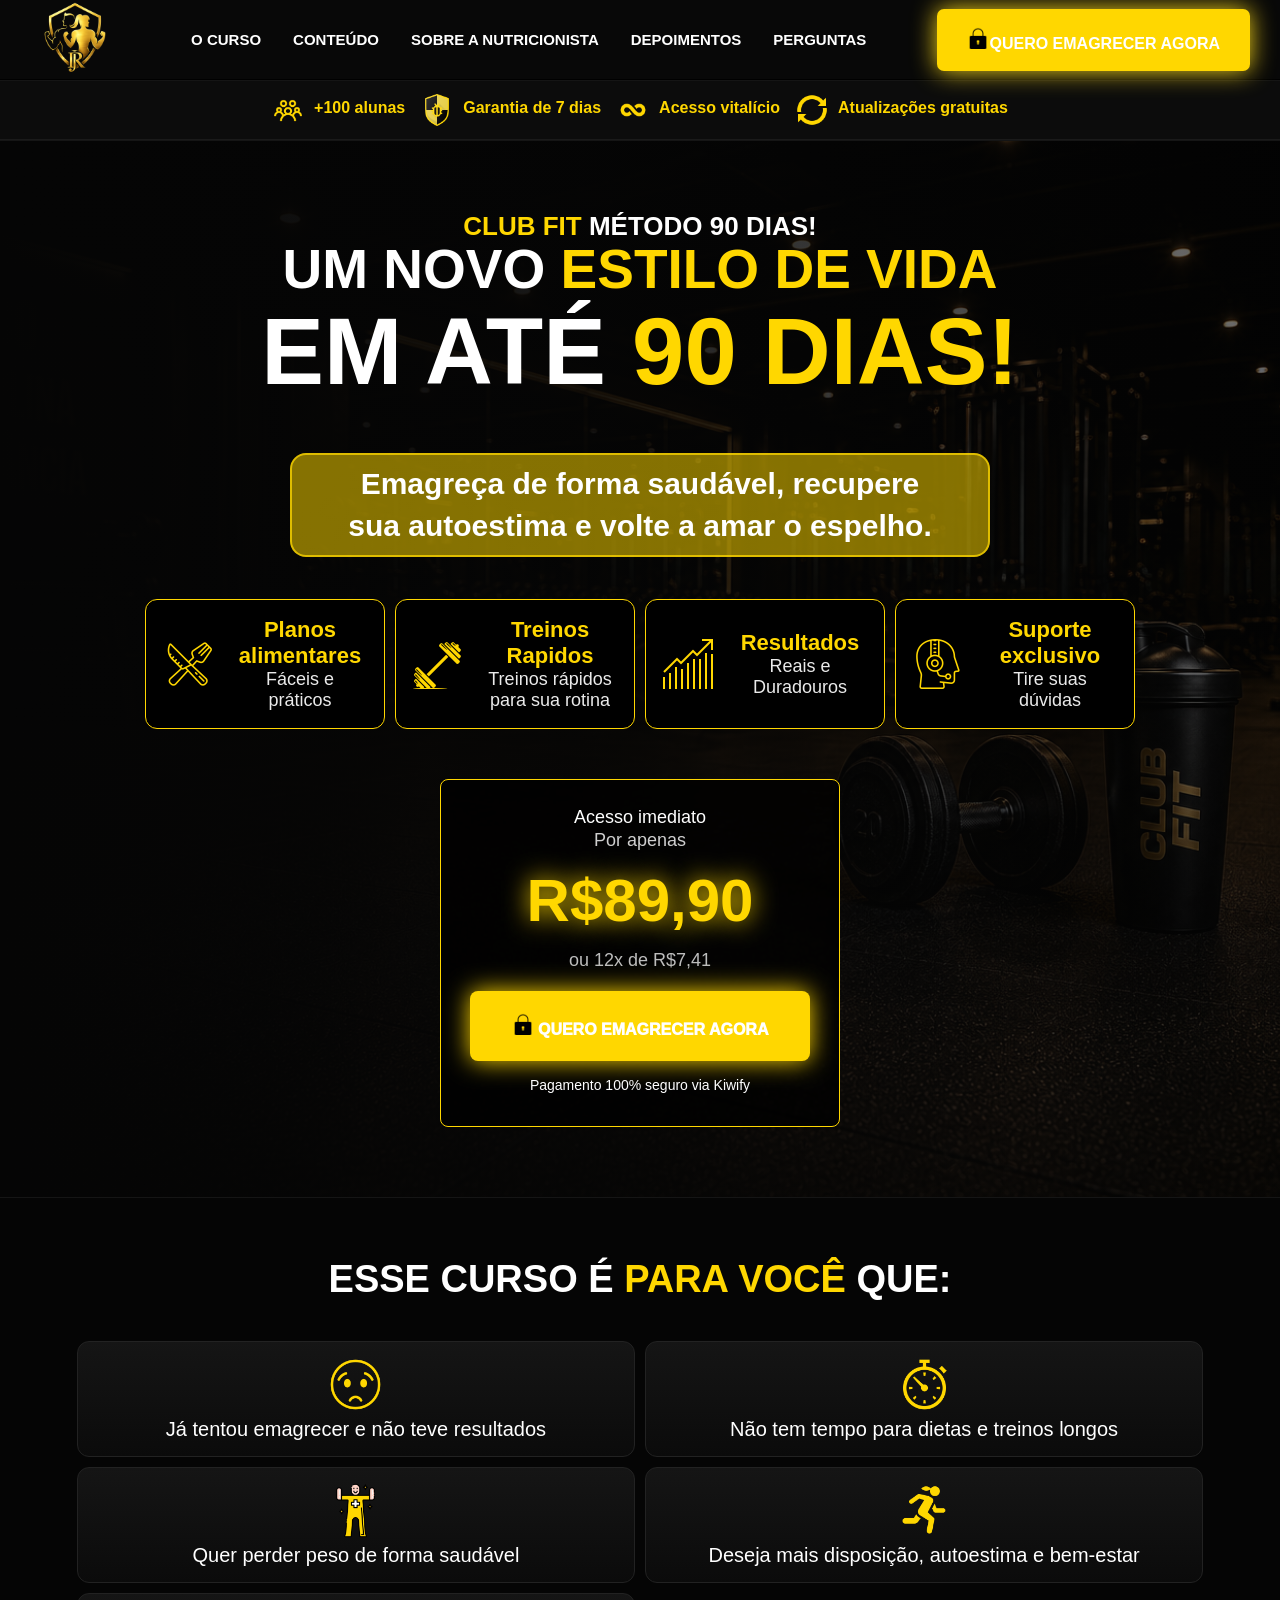
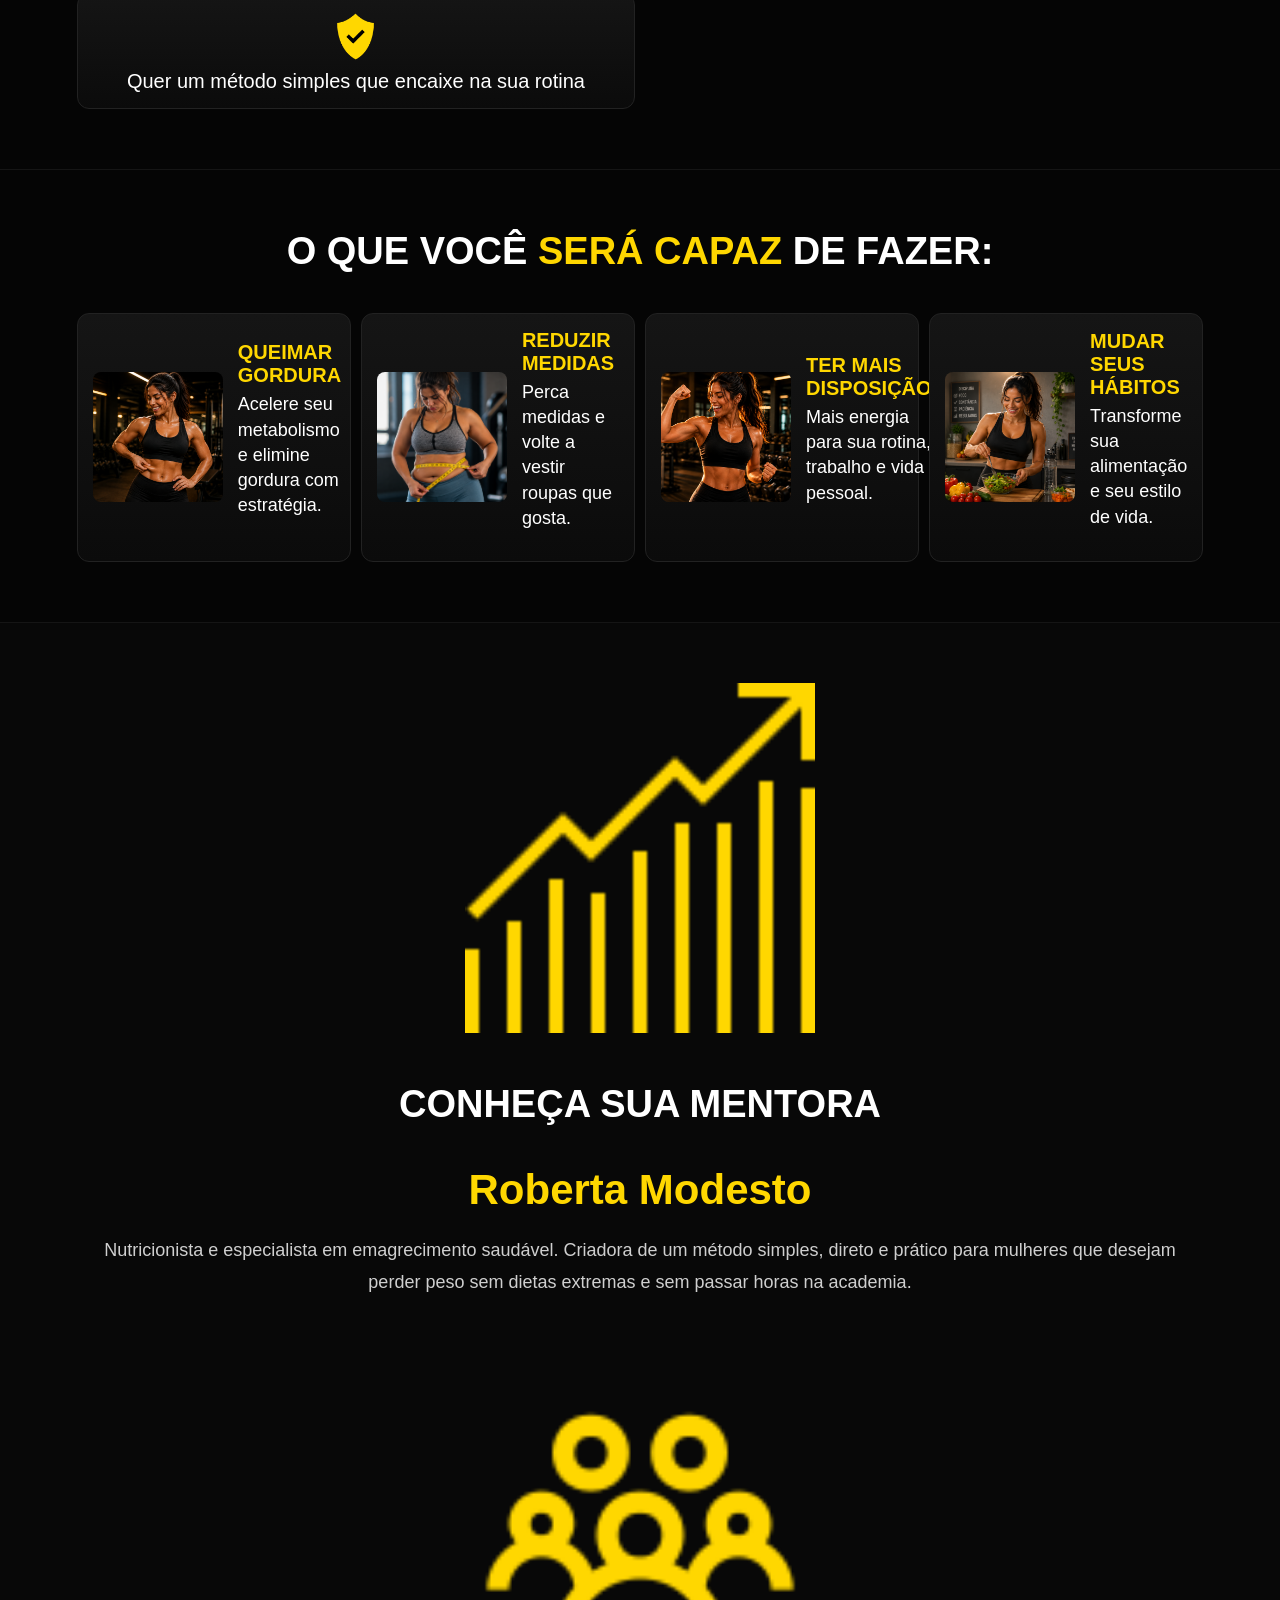
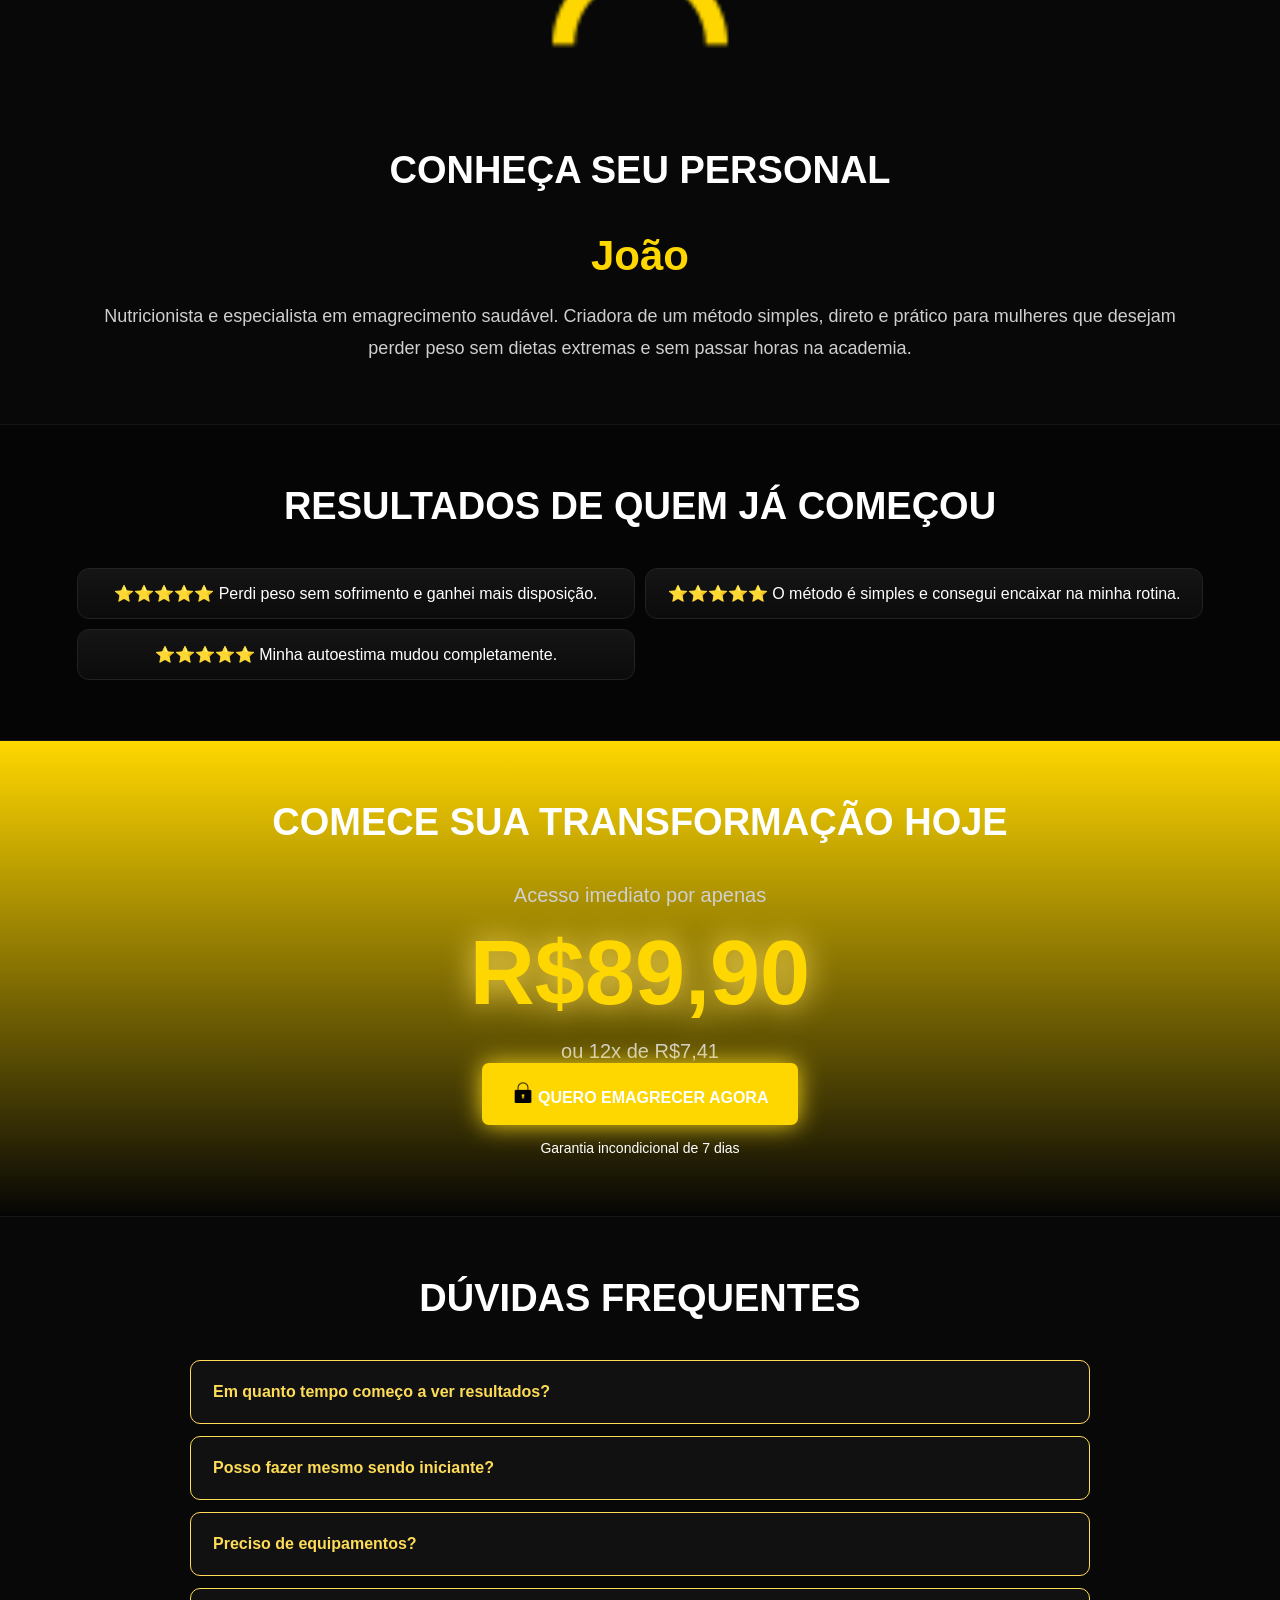
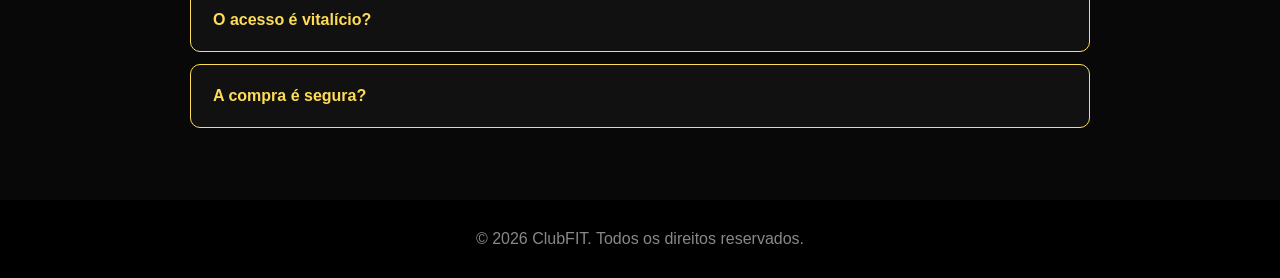
<file: landing.html>
<!DOCTYPE html>
<html lang="en">

<head>
    <meta charset="UTF-8">
    <meta name="viewport" content="width=device-width, initial-scale=1.0">
    <title>Landing Page Roberta</title>
    <link rel="stylesheet" href="src/css/estilos.css">
    <link rel="stylesheet" href="src/css/reset.css">
    <link rel="stylesheet" href="src/css/responsivo.css">

</head>

<body>

    <header class="header">
        <div class="logo">
            <img src="./src/imagens/logotipo.png" alt="ClubFitJR">
        </div>

        <nav class="menu">
            <a href="#curso">O Curso</a>
            <a href="#conteudo">Conteúdo</a>
            <a href="#professora">Sobre a Nutricionista</a>
            <a href="#depoimentos">Depoimentos</a>
            <a href="#faq">Perguntas</a>
        </nav>

        <button class="menu-mobile">
            <span></span>
            <span></span>
            <span></span>
        </button>

        <a class="btn-header btn-principal" href="https://pay.kiwify.com.br/pXfi8ms">
            <img class="cadeado" src="./src/imagens/cadeado-compra.png" alt="cadeado">Quero emagrecer agora</a>
    </header>

    <main>

        <section class="prova-social">
            <div>
                <img class="icone-principal" src="./src/imagens/alunos.png" alt="Alunos">
                <span>+100 alunas</span>
            </div>

            <div>
                <img class="icone-principal" src="./src/imagens/protecao.png" alt="Garantia 7 dias">
                <span>Garantia de 7 dias</span>
            </div>

            <div>
                <img class="icone-principal" src="./src/imagens/acesso-vitalicio-100.png" alt="Acesso vitalício">
                <span>Acesso vitalício</span>
            </div>

            <div>
                <img class="icone-principal" src="./src/imagens/atualizar.png" alt="Atualizações gra">
                <span>Atualizações gratuitas</span>
            </div>

        </section>

        <section class="hero" id="curso">

            <div class="hero-texto">

                <h3> <span> CLUB FIT </span> MÉTODO 90 DIAS! </h3>

                <h1>
                    UM NOVO <span>ESTILO DE VIDA</span>
                </h1>

                <h2> EM ATÉ <span>90 DIAS!</span></h2>

                <p class="destaque">
                    Emagreça de forma saudável, recupere sua autoestima e volte a amar o espelho.
                </p>

                <div class="beneficios-rapidos">

                    <div>
                        <img class="icone" src="./src/imagens/planos-alimentares.png">
                        <div>
                            <strong>Planos alimentares</strong>
                            <span>Fáceis e práticos</span>
                        </div>
                    </div>

                    <div>
                        <img class="icone" src="./src/imagens/40-minutos.png">

                        <div>
                            <strong>Treinos Rapidos</strong>
                            <span>Treinos rápidos para sua rotina</span>
                        </div>
                    </div>

                    <div>
                        <img class="icone" src="./src/imagens/queime-gordura.png">

                        <div>
                            <strong>Resultados</strong>
                            <span>Reais e Duradouros</span>
                        </div>

                    </div>

                    <div>
                        <img class="icone" src="./src/imagens/suporte-ao-cliente.png">

                        <div>
                            <strong>Suporte exclusivo</strong>
                            <span>Tire suas dúvidas</span>
                        </div>
                    </div>

                </div>

            </div>

            <div class="hero-oferta">

                <p>Acesso imediato</p>

                <span>Por apenas</span>

                <h3>R$89,90</h3>

                <small>ou 12x de R$7,41</small>

                <a href="https://pay.kiwify.com.br/pXfi8ms" class="oferta-btn">
                    <img class="cadeado" src="./src/imagens/cadeado-compra.png" alt="cadeado">
                    Quero emagrecer agora
                </a>

                <p class="seguro">
                    Pagamento 100% seguro via Kiwify
                </p>

            </div>

        </section>

        <section class="para-quem">
            <h2>Esse curso é <span class="verde">para você</span> que:</h2>

            <div class="cards">

                <div class="card">
                    <img class="icone-card" src="./src/imagens/desanimado-card.png" alt="Desanimado">
                    <span>Já tentou emagrecer e não teve resultados</span>
                </div>

                <div class="card">
                    <img class="icone-card" src="./src/imagens/tempo.png" alt="Desanimado">
                    <span>Não tem tempo para dietas e treinos longos</span>
                </div>

                <div class="card">
                    <img class="icone-card" src="./src/imagens/icone-saudável.png" alt="Desanimado">
                    <span>Quer perder peso de forma saudável</span>
                </div>

                <div class="card">
                    <img class="icone-card" src="./src/imagens/icone-disposicao.png" alt="Desanimado">
                    <span>Deseja mais disposição, autoestima e bem-estar</span>
                </div>

                <div class="card ultimo-card">
                    <img class="icone-card" src="./src/imagens/icone-aprovado.png" alt="Desanimado">
                    <span>Quer um método simples que encaixe na sua rotina</span>
                </div>
            </div>
        </section>

        <section class="resultados" id="conteudo">
            <h2>O que você <span class="verde">será capaz</span> de fazer:</h2>

            <div class="cards-resultados">

                <div class="card-resultados">

                    <img class="conteudo-card" src="./src/imagens/emagrecer.png">

                    <div class="texto-card">
                        <h3>Queimar gordura</h3>
                        <p>Acelere seu metabolismo e elimine gordura com estratégia.</p>
                    </div>

                </div>

                <div class="card-resultados">
                    <img class="conteudo-card" src="./src/imagens/reduzir-medidas.png">

                    <div class="texto-card">
                        <h3>Reduzir medidas</h3>
                        <p>Perca medidas e volte a vestir roupas que gosta.</p>
                    </div>
                </div>

                <div class="card-resultados">
                    <img class="conteudo-card" src="./src/imagens/disposicao-foto.png">

                    <div class="texto-card">
                        <h3>Ter mais disposição</h3>
                        <p>Mais energia para sua rotina, trabalho e vida pessoal.</p>
                    </div>
                </div>

                <div class="card-resultados">
                    <img class="conteudo-card" src="./src/imagens/habito-foto.png">

                    <div class="texto-card">
                        <h3>Mudar seus hábitos</h3>
                        <p>Transforme sua alimentação e seu estilo de vida.</p>
                    </div>
                </div>

            </div>
        </section>

        <section class="professora" id="professora">

            <div class="foto-professora">
                <img src="./src/imagens/queime-gordura.png" alt="Roberta Modesto">
            </div>

            <div>
                <h2>Conheça sua mentora</h2>
                <h3>Roberta Modesto</h3>

                <p>
                    Nutricionista e especialista em emagrecimento saudável.
                    Criadora de um método simples, direto e prático para mulheres que desejam
                    perder peso sem dietas extremas e sem passar horas na academia.
                </p>
            </div>

            <div class="foto-professora">
                <img src="./src/imagens/alunos.png" alt="João">
            </div>
            <div>
                <h2>Conheça seu personal</h2>
                <h3>João</h3>

                <p>
                    Nutricionista e especialista em emagrecimento saudável.
                    Criadora de um método simples, direto e prático para mulheres que desejam
                    perder peso sem dietas extremas e sem passar horas na academia.
                </p>
            </div>
        </section>


        <section class="depoimentos" id="depoimentos">
            <h2>Resultados de quem já começou</h2>

            <div class="cards">
                <div class="card">⭐⭐⭐⭐⭐ Perdi peso sem sofrimento e ganhei mais disposição.</div>
                <div class="card">⭐⭐⭐⭐⭐ O método é simples e consegui encaixar na minha rotina.</div>
                <div class="card">⭐⭐⭐⭐⭐ Minha autoestima mudou completamente.</div>
            </div>
        </section>

        <section class="oferta">
            <h2>Comece sua transformação hoje</h2>

            <p>Acesso imediato por apenas</p>

            <h3>R$89,90</h3>

            <p>ou 12x de R$7,41</p>

            <a class="btn-principal" href="https://pay.kiwify.com.br/pXfi8ms">
                <img class="cadeado" src="./src/imagens/cadeado-compra.png" alt="cadeado">
                Quero emagrecer agora
            </a>

            <p class="seguro">Garantia incondicional de 7 dias</p>
        </section>

        <section class="faq" id="faq">
            <h2>Dúvidas frequentes</h2>

            <div class="pergunta">Em quanto tempo começo a ver resultados?

                <div class="resposta">Os resultados variam de pessoa para pessoa, mas seguindo corretamente o
                    método,muitas pessoas começam a perceber mudanças nas primeiras semanas.</div>
            </div>

            <div class="pergunta">Posso fazer mesmo sendo iniciante?

                <div class="resposta">Sim! O método foi desenvolvido para iniciantes, com um passo a passo simples e
                    fácil de acompanhar.</div>
            </div>

            <div class="pergunta">Preciso de equipamentos?

                <div class="resposta">Não. O método pode ser feito em casa, sem equipamentos. Se desejar, você pode usar
                    acessórios simples para potencializar os resultados.</div>
            </div>

            <div class="pergunta">O acesso é vitalício?

                <div class="resposta">Sim! Após a compra, o acesso é vitalício, para você assistir às aulas no seu
                    ritmo, quando e onde quiser.</div>
            </div>

            <div class="pergunta">A compra é segura?

                <div class="resposta">Sim! O pagamento é processado pela Kiwify, uma plataforma segura e confiável para
                    a compra de cursos online. Após a confirmação, seu acesso é liberado automaticamente.</div>
            </div>
        </section>

    </main>

    <footer class="footer">
        <p>© 2026 ClubFIT. Todos os direitos reservados.</p>
    </footer>

    <script src="./src/js/index.js"></script>

</body>
</file>
<file: src/css/estilos.css>
* {
    margin: 0;
    padding: 0;
    box-sizing: border-box;
}

:root {
    --dourado: #FFD700;
    --dourado-hover: #FFD700;
    --fundo: #050505;
    --card: #101010;
    scroll-behavior: smooth;
}

body {
    background: var(--fundo);
    color: #fff;
    font-family: Arial, Helvetica, sans-serif;
}

.header {
    height: 80px;
    padding: 0 6%;
    display: flex;
    align-items: center;
    justify-content: space-between;
    background: #080808;
    border-bottom: 1px solid #000000;
}

.menu-mobile {
    display: none;
}

logo {
    display: flex;
    align-items: center;
}

.logo img {
    height: 90px;
    width: auto;
    display: block;
    align-items: center;
}

.logo span,
.verde {
    color: var(--dourado);
}

.menu {
    display: flex;
    gap: 32px;
}

.menu a {
    color: #ffffff;
    text-decoration: none;
    font-size: 15px;
    font-weight: 700;
    text-transform: uppercase;
    align-items: center;
}

.btn-header,
.btn-principal {
    display: inline-block;
    background: var(--dourado);
    color: #ffffff;
    padding: 18px 30px;
    border-radius: 7px;
    text-decoration: none;
    font-weight: 900;
    text-transform: uppercase;
    box-shadow: 0 0 25px #f7d619;
    transition: 0.3s;
}

.btn-header:hover,
.btn-principal:hover,
.oferta-btn:hover {
    background: var(--dourado-hover);
    transform: translateY(-2px);
}

.btn-header .cadeado {
    width: 22px;
    align-items: center;

}

.prova-social {
    display: flex;
    justify-content: center;
    gap: 10px;
    padding: 10px;
    background: #0c0c0c;
    border-bottom: 1px solid #1a1a1a;
}

.prova-social div {
    color: var(--dourado);
    font-weight: 800;
    text-align: center;
    Margin: 3px;
    gap: 10px;
    display: flex;
}

.prova-social span {
    align-items: center;
    display: flex;
    height: 28px;
}

.icone-principal {
    height: 32px;
    flex-shrink: 0;
}

.hero {
    min-height: 720px;
    padding: 70px 6%;
    display: grid;
    grid-template-columns: 1.1fr 0.9fr;
    align-items: center;
    gap: 40px;
    background:
        linear-gradient(90deg, #050505 0%, rgba(5, 5, 5, 0.92) 45%, rgba(5, 5, 5, 0.55) 100%),
        url("../imagens/imagem-fundo1.png") center/cover no-repeat;
}

.hero h3 {
    font-size: 26px;
    margin: 10;
    font-weight: 800;
}

.hero h3 span {
    color: var(--dourado);
}

.hero h1 {
    font-size: 80px;
    line-height: 1;
    font-weight: 800;
    text-transform: uppercase;
    max-width: 760px;
    color: white;
}

.hero h1 span {
    color: var(--dourado);
}

.hero h2 {
    margin-top: 1px;
    font-size: 94px;
    color: #d6d6d6;
    text-transform: uppercase;
    max-width: 760px;
    text-align: left;
    color: white;
}

.hero h2 span {
    color: var(--dourado);
    font-size: 120;
}

.hero p {
    margin: 7px 0;
    max-width: 900px;
    color: #ffffff;
    font-size: 30px;
    line-height: 1.4;
}

.destaque {
    display: inline-block;
    background: #ffd90084;
    border: 2px solid #ffd900bc;
    padding: 8px 50px;
    border-radius: 16px;
    font-weight: 700;
    max-width: 700;
    font-size: 130px;
}

.beneficios-rapidos {
    display: flex;
    gap: 10px;
    margin-top: 35px;
}

.beneficios-rapidos>div {
    width: 240px;
    padding: 17px;
    background: #000000;
    border: 1px solid #FFD700;
    border-radius: 12px;
    display: flex;
    align-items: center;
    gap: 20px;
}

.icone {
    width: 50px;
    height: 50px;
    object-fit: contain;
    flex-shrink: 0;
}

.beneficios-rapidos strong {
    color: var(--dourado);
    font-size: 22px;
    margin-bottom: 4px;
}

.beneficios-rapidos span {
    color: #eaeaea;
    font-size: 18px;

}

.hero-oferta {
    width: 400px;
    margin: 0 auto;
    padding: 25px 25px 30px;
    background: rgba(0, 0, 0, 0.75);
    backdrop-filter: blur(1px);
    border: 1px solid #FFD700;
    border-radius: 8px;
    text-align: center;
    position: relative;
}

.hero-oferta p {
    margin: 0;
    display: block;
    text-align: center;
    font-size: 18px;
}

.hero-oferta span {
    color: #cfcfcf;
    display: block;
    text-align: center;
    font-size: 18px;
}

.hero-oferta h3 {
    font-size: 60px;
    color: var(--dourado);
    margin: 15px 0;
    text-shadow: 0 0 25px #FFD700
}

.hero-oferta small {
    display: block;
    color: #bdbdbd;
    text-align: center;
    font-size: 18px;
}

.hero-texto-mobile {
    display: none;
}

.oferta-btn {
    width: 340px;
    max-width: 100%;
    display: inline-block;
    background: var(--dourado);
    color: #fff;
    padding: 22px 15px;
    margin-top: 20px;
    border-radius: 8px;
    text-decoration: none;
    font-weight: 1000;
    text-transform: uppercase;
    box-shadow: 0 0 25px #FFD700;
    transition: 0.3s;
}

.hero-oferta .cadeado {
    width: 22px;
    align-items: center;
}

.seguro {
    margin-top: 15px !important;
    text-align: center;
    font-size: 14px !important;
    color: #ffffff !important;
}

section {
    padding: 60px 6%;
    border-top: 1px solid #151515;
}

section h2 {
    text-align: center;
    font-size: 38px;
    margin-bottom: 40px;
    text-transform: uppercase;
}

.cards {
    display: grid;
    grid-template-columns: repeat(auto-fit, minmax(240px, 1fr));
    gap: 10px;
}

.card span {
    margin-top: 2px;
    text-align: center;
    flex-direction: column;
    display: flex;
    font-size: 20px;
}

.card .icone-card {
    width: 55px;
    align-items: center;
}


.card {
    background: linear-gradient(180deg, #151515, #0b0b0b);
    border: 1px solid #222;
    border-radius: 12px;
    padding: 15px;
    text-align: center;
    transition: 0.3s;
}

.cards-resultados {
    display: grid;
    grid-template-columns: repeat(auto-fit, minmax(240px, 1fr));
    gap: 10px;
}

.card-resultados {
    background: linear-gradient(180deg, #151515, #0b0b0b);
    border: 1px solid #222;
    border-radius: 12px;
    padding: 15px;
    transition: 0.3s;
    display: flex;
    align-items: center;
    gap: 15px;
}

.texto-card {
    flex: 1;
    text-align: left;
}

.card-resultados:hover {
    transform: translateY(-5px);
    border-color: var(--dourado);
}

.card-resultados h3 {
    color: var(--dourado);
    margin-bottom: 5px;
    text-transform: uppercase;
    font-size: 20px;
    flex: 1;
}

.card-resultados p {
    color: #fff;
    line-height: 1.4;
    font-size: 18px;
    margin-bottom: 15px;
    flex: 1;
}

.card-resultados .conteudo-card {
    width: 130px;
    height: 130px;
    object-fit: cover;
    border-radius: 8px;
    flex-shrink: 0;
}

.professora {
    display: grid;
    grid-template-columns: .8fr 1.2fr;
    gap: 50px;
    align-items: center;
    background: #080808;
}

.professora img {
    width: 100%;
    max-width: 350px;
    margin: auto;
    display: block;
}

.professora h2 {
    text-align: left;
}

.professora h3 {
    color: var(--dourado);
    font-size: 42px;
    margin-bottom: 20px;
}

.professora p {
    color: #cfcfcf;
    line-height: 1.8;
    font-size: 18px;
}

.oferta {
    text-align: center;
    background: linear-gradient(180deg, #FFD700, #050505);
}

.oferta h3 {
    color: var(--dourado);
    font-size: 90px;
    margin: 15px 0;
    text-shadow: 0 0 30px #fedc57;
}

.oferta p {
    color: #d0d0d0;
    font-size: 20px;
}

.oferta .cadeado {
    width: 22px;
    align-items: center;
}

.faq {
    background: #080808;
}

.pergunta {
    max-width: 900px;
    margin: 12px auto;
    padding: 22px;
    background: #111;
    border: 1px solid #fedc57;
    border-radius: 10px;
    font-weight: 700;
    cursor: pointer;
    color: #fedc57;
}

.pergunta:hover {
    border-color: #FFD700;
    transform: translateY(-2px);
}

.pergunta:active {
    transform: scale(.98);
}

.resposta {
    max-height: 0;
    overflow: hidden;
    opacity: 0;
    transition: max-height .3s ease, opacity .3s ease;
    color: #ffffff;
}

.pergunta.ativa .resposta {
    max-height: 200px;
    opacity: 1;
}

.footer {
    padding: 30px;
    text-align: center;
    background: #000;
    color: #888;
}
</file>
<file: src/css/responsivo.css>
@media (max-width: 780px) {

    .header {
        height: 70px;
        padding: 8px 14px;
    }

    .logo img {
        height: 75px;
    }

    .menu,
    .btn-header {
        display: none;
    }

    .menu {
        display: none;
    }

    .menu-mobile {
        display: block;
        background: none;
        border: none;
        color: #FFD700;
        font-size: 33px;
        cursor: pointer;
    }

    .menu-mobile::before {
        content: "☰";
    }

    .menu-mobile.ativo::before {
        content: "✕";
    }

    .menu.ativo {
        display: flex;
        flex-direction: column;
        position: absolute;
        top: 57px;
        left: 0;
        width: 100%;
        background: #0c0c0c;
        padding: 20px;
        z-index: 999;
    }

    .menu.ativo a {
        color: #ffffff;
        text-decoration: none;
        padding: 3px 0;
        border-bottom: 1px solid #151515;
    }

    .prova-social {
        display: grid;
        grid-template-columns: repeat(4, 1fr);
        gap: 2px;
        padding: 6px 2x;
    }

    .prova-social div {
        font-size: 9px;
        line-height: 1.1;
        text-align: center;
    }

    .icone-principal {
        height: 25px;
    }

    .hero {
        display: flex;
        flex-direction: column;
        min-height: auto;
        padding: 14px 22px 18px;
        background:
            linear-gradient(90deg,
                rgba(0, 0, 0, 0.95) 0%,
                rgba(0, 0, 0, 0.85) 45%,
                rgba(0, 0, 0, 0.75) 100%),
            url("../imagens/mobile-fundo.png") center/cover no-repeat;
    }

    .hero-texto {
        max-width: 1280px;
        order: 1;
        width: 100%;
        text-align: left;
        align-items: flex-start;
        margin-top: 2px;

    }

    .hero-texto h3 {
        font-size: 13px;
        margin-top: 10px;
        color: white;
        text-align: left;
        width: 100%;
        margin-left: 0;
        margin: 0 0 5px 0;

    }

    .hero h3 span {
        color: var(--dourado);
        font-size: 14px;
        margin-top: 0px;
    }


    .hero h1 {
        font-size: 32px;
        line-height: .9;
        max-width: 260px;
        margin-bottom: 9px;
        text-align: left;
        margin: 0 0 6px 0;
    }

    .hero h1 span {
        display: block;
        font-size: 26.8px;
        margin: 2px 0 0 0;
        text-align: left;
    }

    .hero h2 {
        font-size: 30px;
        line-height: .9;
        max-width: 700px;
        margin: 0 0 6px 0;
        text-align: left;
        width: 100%;
        margin-left: 0;

    }

    .hero h2 span {
        font-size: 64px;
        display: block;
        margin: 2px 0 0 0;
    }

    .dourado {
        font-size: 32px;
        font-size: left;
        margin-top: 3px;
    }

    .hero .destaque {
        display: inline-block;
        padding: 8px 12px;
        line-height: 1.1;
        border-radius: 8px;
        max-width: 259px;
        margin: 4px 0 14px 0;
    }

    .hero p {
        font-size: 12px;
        line-height: 1.1;
        color: #222121;
        margin: 0;

    }

    .hero-oferta {
        order: 3;
        width: 100%;
        margin: 2px 0;
        padding: 12px;
        border-radius: 8px;
        display: flex;
        flex-direction: column;
        align-items: center;
    }

    .hero-oferta p,
    .hero-oferta span,
    .hero-oferta small {
        font-size: 13px;
        margin: 0;
        line-height: 1.2;
        text-align: center;
        color: #ffffff;
    }

    .hero-oferta h3 {
        font-size: 36px;
        margin: 6px 0;
        line-height: 1;
        text-align: center;
        color: var(--dourado)
    }

    .oferta-btn,
    .btn-principal {
        width: 100%;
        padding: 4px;
        font-size: 13px;
        margin-top: 7px;
        text-align: center;
        align-items: center;
    }

    .seguro {
        margin-top: 6px !important;
        font-size: 13px !important;
        text-align: center;
        color: #888 !important;
    }

    .beneficios-rapidos {
        display: grid;
        grid-template-columns: 1fr 1fr;
        gap: 8px 2px;
        margin-top: 2px;
    }

    .beneficios-rapidos>div {
        display: flex;
        align-items: center;
        gap: 4px;
        background: none;
        border: none;
        padding: 0;
        margin-top: 10px;
    }

    .icone {
        width: 30px;
        height: 30px;
        flex-shrink: 0;
        margin-left: 3px;
    }

    .beneficios-rapidos strong {
        display: block;
        font-size: 14px;
        line-height: .95;
        margin-bottom: 2px;
        gap: 8px 4px;
        margin: 0 0 1px 0;
    }

    .beneficios-rapidos span {
        display: block;
        font-size: 12px;
        line-height: 1;
        gap: 8px 4px;
        margin: 0;
    }

    section {
        padding: 34px 14px;
    }

    section h2 {
        font-size: 19px;
        line-height: 1.15;
        margin-bottom: 22px;
    }


    .cards {
        grid-template-columns: 1fr 1fr;
        gap: 10px;
        display: grid;
        width: 100%;

    }

    .ultimo-card {
        grid-column: 1 / -1;
        justify-self: center;
        max-width: 250px;
    }

    .cards-resultados {
        padding: 1px;
    }

    .card {
        padding: 4px;
    }

    .card span {
        font-size: 14px;
    }

    .card .icone-card {
        width: 42px;
    }

    .card-resultados {
        padding: 12px;
        display: flex;
        align-items: center;
        gap: 12px;
        text-align: left;
    }

    .card-resultados .conteudo-card {
        width: 95px;
        height: 95px;
        object-fit: cover;
        border-radius: 8px;
        flex-shrink: 0;
    }

    .texto-card {
        flex: 1;
    }

    .card-resultados h3 {
        font-size: 18px;
        margin: 0 0 5px 0;
        line-height: 1.1;
    }

    .card-resultados p {
        font-size: 14px;
        line-height: 1.25;
        margin: 0;
    }

    .foto-professora {
        display: flex;
        justify-content: center;
        align-items: center;
        gap: 20px;
    }

    .professora-foto img {
        width: 60px;
        height: auto;
    }

    .professora {
        display: flex;
        flex-direction: column;
        gap: 18px
    }

    .professora h2,
    .professora h3 {
        text-align: center;
        margin-bottom: 6px;
    }

    .professora h3 {
        font-size: 28px;

    }

    .professora p {
        font-size: 14px;

    }

    .oferta h2,
    .oferta p {
        font-size: 20px;


    }

    .oferta h3 {
        font-size: 45px;
    }

    .oferta .btn-principal {
        width: 100%;
        padding-top: 0px;
        font-size: 15px;
        padding: 10px;

    }

    .oferta .cadeado {
        width: 25px;
        padding-top: 0px;
    }

    .pergunta {
        max-width: 100%;
        margin: 10px auto;
        padding: 16px 14px;
        border-radius: 8px;
        font-size: 13px;
        line-height: 1.3;
    }

    .pergunta:hover {
        transform: none;
    }

    .pergunta:active {
        transform: scale(.98);
    }

    .resposta {
        max-height: 0;
        overflow: hidden;
        opacity: 0;
        transition: max-height .3s ease, opacity .3s ease;
    }

    .pergunta.ativa .resposta {
        max-height: 200px;
        opacity: 1;
    }
}
</file>
